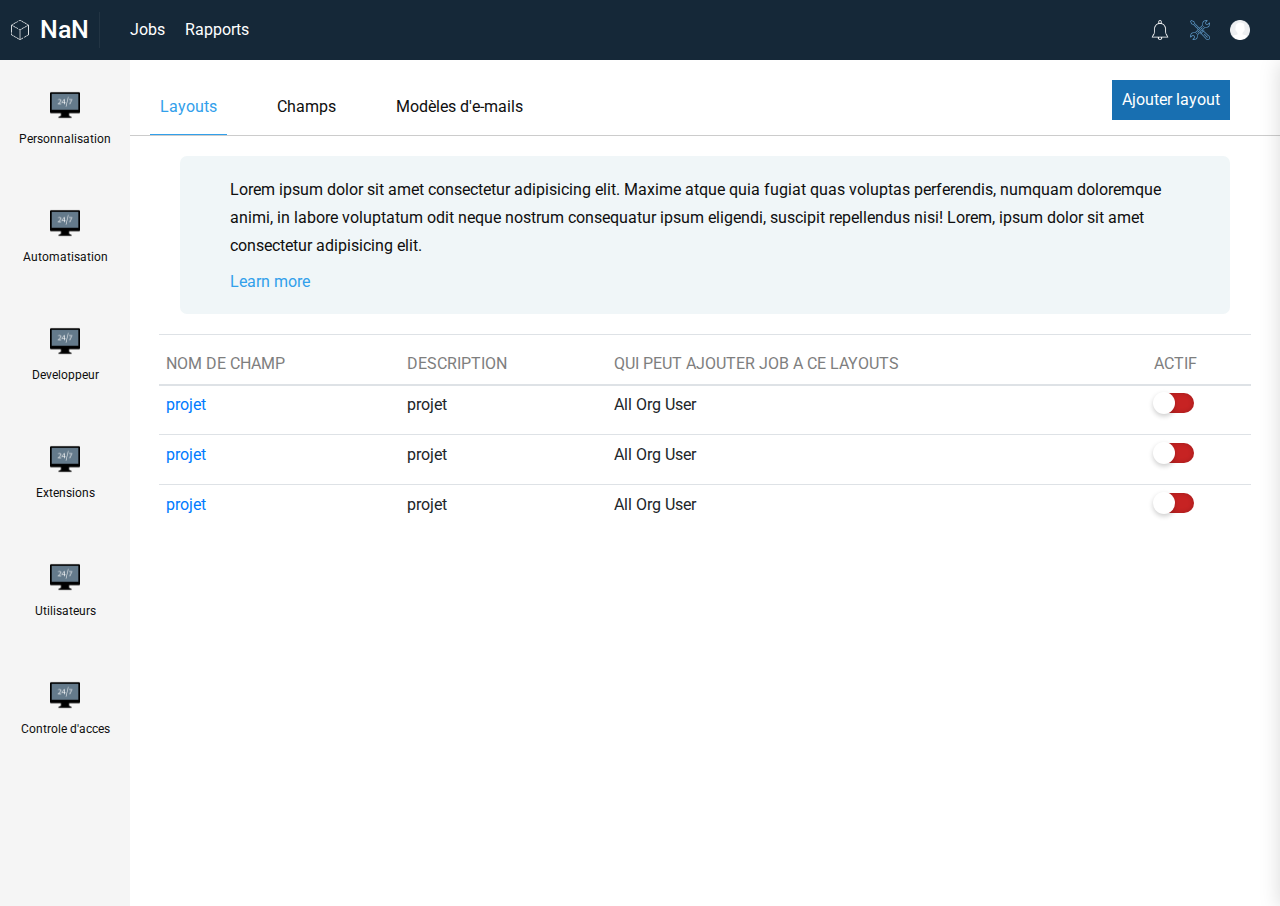
<file: index.html>
<!DOCTYPE html>
<html lang="en">

<head>
    <meta charset="UTF-8">
    <meta name="viewport" content="width=device-width, initial-scale=1.0">
    <meta http-equiv="X-UA-Compatible" content="ie=edge">
    <title>Orchestly</title>

    <!-- style -->
    <link rel="stylesheet" href="css/bootstrap.min.css">
    <link rel="stylesheet" href="css/styles.css">
</head>

<body>
    <!-- navabr -->
    <nav class="navbar navbar-expand-lg navbar-light topNav">
        <a class="navbar-brand d-flex navLogo" href="#" class="img-fluid">
            <img src="images/3d.png" alt="logo">
            <h1>NaN</h1>
        </a>
        <button class="navbar-toggler bg-white" type="button" data-toggle="collapse" data-target="#navbarSupportedContent" aria-controls="navbarSupportedContent" aria-expanded="false" aria-label="Toggle navigation">
          <span class="navbar-toggler-icon"></span>
        </button>
      
        <div class="collapse navbar-collapse" id="navbarSupportedContent">
            <ul class="nav mr-auto navLinks">
                <li class="nav-item active">
                    <a class="nav-link" href="#">Jobs <span class="sr-only">(current)</span></a>
                </li>
                <li class="nav-item">
                    <a class="nav-link" href="#">Rapports</a>
                </li>
            </ul>
            <div class="navUser ml-auto d-flex">
                <img src="images/bell.png" alt="notification" class="icon-img">
                <img src="images/repair.png" alt="repair" class="icon-img">
                <img src="images/user.png" alt="user" class="icon-user">
            </div>
        </div>
    </nav>

    <!-- sidebar -->
    <div class="insidebar">
        <ul class="insidebar-list">
            <li class="text-center">
                <a href="#">
                    <img src="images/24-hours.png" alt="icon" class="insidebar-icon mb-3">
                    <span>Personnalisation</span>
                </a>
            </li>
            <li class="text-center">
                <a href="#">
                    <img src="images/24-hours.png" alt="icon" class="insidebar-icon mb-3">
                    <span>Automatisation</span>
                </a>
            </li>
            <li class="text-center">
                <a href="#">
                    <img src="images/24-hours.png" alt="icon" class="insidebar-icon mb-3">
                    <span>Developpeur</span>
                </a>
            </li>
            <li class="text-center">
                <a href="#">
                    <img src="images/24-hours.png" alt="icon" class="insidebar-icon mb-3">
                    <span>Extensions</span>
                </a>
            </li>
            <li class="text-center">
                <a href="#">
                    <img src="images/24-hours.png" alt="icon" class="insidebar-icon mb-3">
                    <span>Utilisateurs</span>
                </a>
            </li>
            <li class="text-center">
                <a href="#">
                    <img src="images/24-hours.png" alt="icon" class="insidebar-icon mb-3">
                    <span>Controle d'acces</span>
                </a>
            </li>
        </ul>
    </div>

    <!-- Content -->
    <div class="content">

        <!-- navbar content -->
        <div class="navbar-expand-lg navbar-light">
            <button class="navbar-toggler" type="button" data-toggle="collapse" data-target="#navbar-content" aria-controls="navbar-content" aria-expanded="false" aria-label="Toggle navigation">
                <span class="navbar-toggler-icon"></span>
            </button>
            <div class="collapse navbar-collapse" id="navbar-content">
                <ul class="nav navbar-content">
                    <li class="nav-item link1">
                        <a class="nav-link" href="index.html">Layouts</a>
                    </li>
                    <li class="nav-item">
                        <a class="nav-link link2" href="champ.html">Champs</a>
                    </li>
                    <li class="nav-item">
                        <a class="nav-link link2" href="#">Modèles d'e-mails</a>
                    </li>
                    <div class=" ml-auto">
                        <button class="btn-nav-content">Ajouter layout</button>
                        <!-- Ma Side Bar -->
                        <div class="sideBar">
                            <div class="sideTitle">
                                <h2>Ajouter un Layout</h2>
                            </div>
                            <hr>
                            <div class="container">
                                <div class="form">
                                    <form action="#">
                                        <div class="row">
                                            <div class="col-12 contenu">
                                                <div class="row">
                                                    <label for="nom" class="col-4">Nom du Layout<span>*</span></label>
                                                    <select name="" id="" class="col-2">
                                                        <option value="Img">Setting</option>
                                                        <option value="Img">Setting</option>
                                                        <option value="Img">Setting</option>
                                                        <option value="Img">Setting</option>
                                                    </select>
                                                <input id="nom" type="text" class="col-6">
                                                </div>
                                            </div>
                                            <div class="col-12 contenu">
                                                <div class="row">
                                                    <label for="des" class="col-4">Description</label>
                                                    <input id="desc" type="text" class="col-8">
                                                </div>
                                            </div>
                                            <div class="col-12 contenu">
                                                <div class="row">
                                                    <label for="ide" class="col-4">Préfixe de l'ID...</label>
                                                    <input id="ide" type="text" class="col-8">
                                                </div>
                                            </div>
                                            <div class="col-12 contenu">
                                                <div class="row">
                                                    <label for="aut" class="col-4">Autorisations</label>
                                                    <p class="col-8">Qui peut afficher Jobs dans ce Layout ?</p>
                                                    <input id="aut" type="text" class="col-8 ml-auto">
                                                </div>
                                            </div>
                                            <div class="col-12 contenu">
                                                <div class="row">
                                                    <p class="col-8 ml-auto">Qui peut ajouter Jobs à ce Layout ?</p>
                                                </div>
                                            </div>
                                            <div class="col-12 contenu">
                                                <div class="row">
                                                    <div class="col-8 ml-auto radio d-flex">
                                                        <p>
                                                            <input type="radio" id="test1" name="radio-group" checked>
                                                            <label for="test1">Org users</label>
                                                        </p>
                                                        <p>
                                                            <input type="radio" id="test2" name="radio-group">
                                                            <label for="test2">Specific users</label>
                                                        </p>
                                                    </div>
                                                </div>
                                            </div>
                                        </div>
                                        <div class="contenu valid">
                                            <div class="button">
                                                <a href="#"><button type="submit" class="btn-save">Enregistrer</button></a>
                                                <a href="#"><button type="reset" class="btn-reset">Annuler</button></a>
                                            </div>
                                        </div>
                                    </form>
                                    
                                </div>
                            </div>
                        </div>
                    </div>
                </ul>
            </div>
        </div>

        <!-- info bloc -->
        <div class="bloc-info">
            <p>
                Lorem ipsum dolor sit amet consectetur adipisicing elit. Maxime atque quia fugiat quas voluptas
                perferendis,
                numquam doloremque animi, in labore voluptatum odit neque nostrum consequatur ipsum eligendi, suscipit
                repellendus nisi!
                Lorem, ipsum dolor sit amet consectetur adipisicing elit.
            </p>
            <a href="#">Learn more</a>
        </div>

        <!-- tables -->
        <table class="table">
            <thead>
                <tr>
                <th scope="col" class="table-title">NOM DE CHAMP</th>
                <th scope="col" class="table-title">DESCRIPTION</th>
                <th scope="col" class="table-title">QUI PEUT AJOUTER JOB A CE LAYOUTS</th>
                <th scope="col" class="table-title">ACTIF</th>
                </tr>
            </thead>
            <tbody>
                <tr>
                    <td class="nomChamps">
                        <a href="#">projet</a>
                    </td>
                    <td>projet</td>
                    <td>All Org User</td>
                    <td>
                        <input type="checkbox" name="">
                    </td>
                </tr>
                <tr>
                    <td class="nomChamps">
                        <a href="#">projet</a>
                    </td>
                    <td>projet</td>
                    <td>All Org User</td>
                    <td>
                        <input type="checkbox" name="">
                    </td>
                </tr>
                <tr>
                    <td class="nomChamps">
                        <a href="#">projet</a>
                    </td>
                    <td>projet</td>
                    <td>All Org User</td>
                    <td>
                        <input type="checkbox" name="">
                    </td>
                </tr>
            </tbody>
        </table>
    </div>


    <!-- script -->
    <script src="js/jquery.min.js"></script>
    <script src="js/bootstrap.min.js"></script>
    <script src="js/main.js"></script>
</body>

</html>
</file>
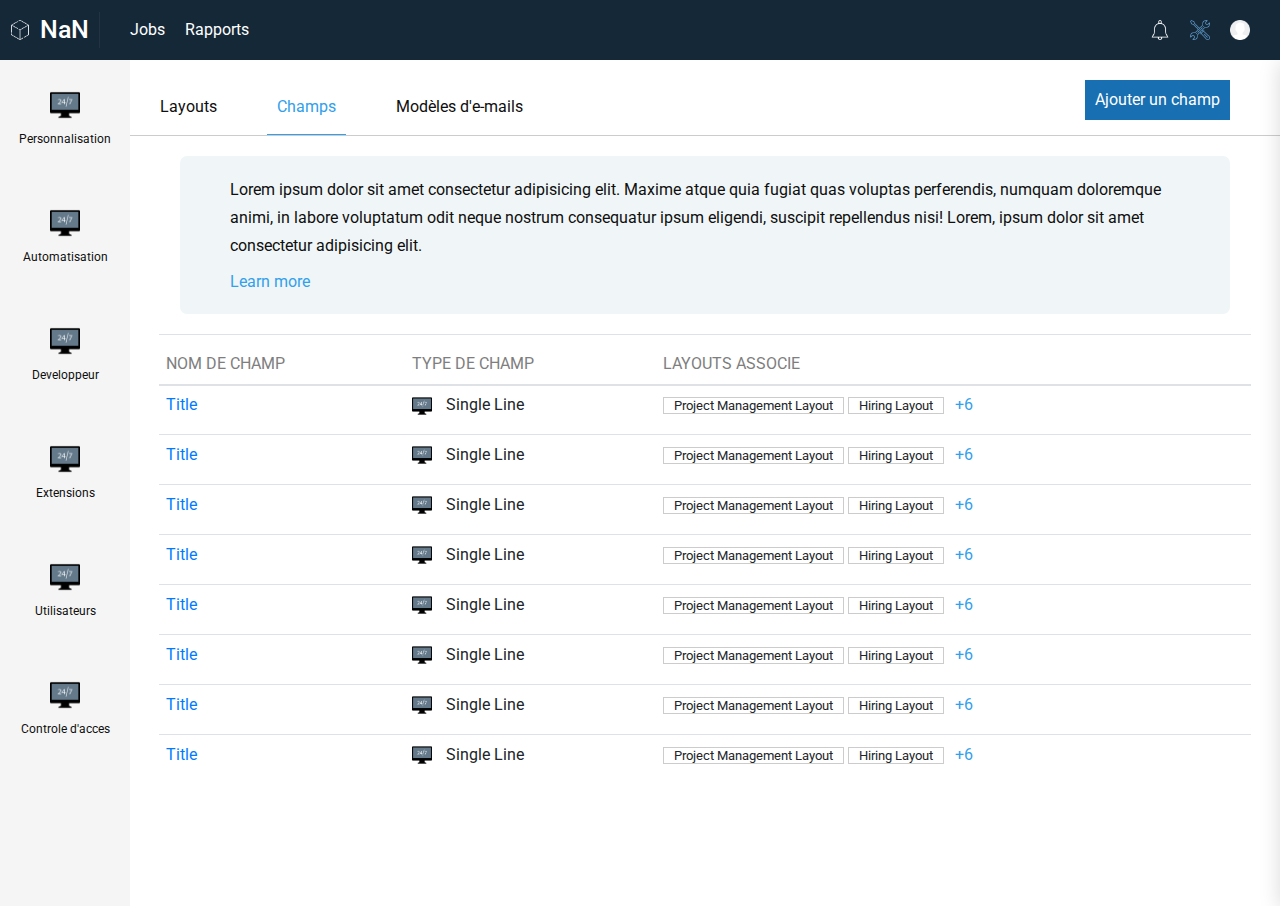
<file: champ.html>
<!DOCTYPE html>
<html lang="en">

<head>
    <meta charset="UTF-8">
    <meta name="viewport" content="width=device-width, initial-scale=1.0">
    <meta http-equiv="X-UA-Compatible" content="ie=edge">
    <title>Orchestly</title>

    <!-- style -->
    <link rel="stylesheet" href="css/bootstrap.min.css">
    <link rel="stylesheet" href="css/styles.css">
</head>

<body>
    <!-- Ma Nav Bar -->
    <nav class="navbar navbar-expand-lg navbar-light topNav">
        <a class="navbar-brand d-flex navLogo" href="#" class="img-fluid">
            <img src="images/3d.png" alt="logo">
            <h1>NaN</h1>
        </a>
        <button class="navbar-toggler bg-white" type="button" data-toggle="collapse" data-target="#navbarSupportedContent" aria-controls="navbarSupportedContent" aria-expanded="false" aria-label="Toggle navigation">
          <span class="navbar-toggler-icon"></span>
        </button>
      
        <div class="collapse navbar-collapse" id="navbarSupportedContent">
            <ul class="nav mr-auto navLinks">
                <li class="nav-item active">
                    <a class="nav-link" href="#">Jobs <span class="sr-only">(current)</span></a>
                </li>
                <li class="nav-item">
                    <a class="nav-link" href="#">Rapports</a>
                </li>
            </ul>
            <div class="navUser ml-auto d-flex">
                <img src="images/bell.png" alt="notification">
                <img src="images/repair.png" alt="repair">
                <img src="images/user.png" alt="user">
            </div>
        </div>
    </nav>

    <!-- sidebar -->
    <div class="insidebar">
        <ul class="insidebar-list">
            <li class="text-center">
                <a href="#">
                    <img src="images/24-hours.png" alt="icon" class="insidebar-icon mb-3">
                    <span>Personnalisation</span>
                </a>
            </li>
            <li class="text-center">
                <a href="#">
                    <img src="images/24-hours.png" alt="icon" class="insidebar-icon mb-3">
                    <span>Automatisation</span>
                </a>
            </li>
            <li class="text-center">
                <a href="#">
                    <img src="images/24-hours.png" alt="icon" class="insidebar-icon mb-3">
                    <span>Developpeur</span>
                </a>
            </li>
            <li class="text-center">
                <a href="#">
                    <img src="images/24-hours.png" alt="icon" class="insidebar-icon mb-3">
                    <span>Extensions</span>
                </a>
            </li>
            <li class="text-center">
                <a href="#">
                    <img src="images/24-hours.png" alt="icon" class="insidebar-icon mb-3">
                    <span>Utilisateurs</span>
                </a>
            </li>
            <li class="text-center">
                <a href="#">
                    <img src="images/24-hours.png" alt="icon" class="insidebar-icon mb-3">
                    <span>Controle d'acces</span>
                </a>
            </li>
        </ul>
    </div>
    <!-- Content -->
    <div class="content">

        <!-- navbar content -->
        <div class="navbar-expand-lg navbar-light">
            <button class="navbar-toggler" type="button" data-toggle="collapse" data-target="#navbar-content" aria-controls="navbar-content" aria-expanded="false" aria-label="Toggle navigation">
                <span class="navbar-toggler-icon"></span>
            </button>
            <div class="collapse navbar-collapse" id="navbar-content">
                <ul class="nav navbar-content">
                    <li class="nav-item">
                        <a class="nav-link link2" href="index.html">Layouts</a>
                    </li>
                    <li class="nav-item link1">
                        <a class="nav-link" href="champ.html">Champs</a>
                    </li>
                    <li class="nav-item">
                        <a class="nav-link link2" href="#">Modèles d'e-mails</a>
                    </li>
                    <div class=" ml-auto">
                        <button class="btn-nav-content">Ajouter un champ</button>
                        <!-- Ma Side Bar -->
                        <div class="sideBar">
                            <div class="sideTitle">
                                <h2>Ajouter un Layout</h2>
                            </div>
                            <hr>
                            <div class="container">
                                <div class="form">
                                    <form action="#">
                                        <div class="row">
                                            <div class="col-12 contenu">
                                                <div class="row">
                                                    <label for="nom" class="col-4">Nom du Layout<span>*</span></label>
                                                    <select name="" id="" class="col-2">
                                                        <option value="Img">Setting</option>
                                                        <option value="Img">Setting</option>
                                                        <option value="Img">Setting</option>
                                                        <option value="Img">Setting</option>
                                                    </select>
                                                <input id="nom" type="text" class="col-6">
                                                </div>
                                            </div>
                                            <div class="col-12 contenu">
                                                <div class="row">
                                                    <label for="des" class="col-4">Description</label>
                                                    <input id="desc" type="text" class="col-8">
                                                </div>
                                            </div>
                                            <div class="col-12 contenu">
                                                <div class="row">
                                                    <label for="ide" class="col-4">Préfixe de l'ID...</label>
                                                    <input id="ide" type="text" class="col-8">
                                                </div>
                                            </div>
                                            <div class="col-12 contenu">
                                                <div class="row">
                                                    <label for="aut" class="col-4">Autorisations</label>
                                                    <p class="col-8">Qui peut afficher Jobs dans ce Layout ?</p>
                                                    <input id="aut" type="text" class="col-8 ml-auto">
                                                </div>
                                            </div>
                                            <div class="col-12 contenu">
                                                <div class="row">
                                                    <p class="col-8 ml-auto">Qui peut ajouter Jobs à ce Layout ?</p>
                                                </div>
                                            </div>
                                            <div class="col-12 contenu">
                                                <div class="row">
                                                    <div class="col-8 ml-auto radio d-flex">
                                                        <p>
                                                            <input type="radio" id="test1" name="radio-group" checked>
                                                            <label for="test1">Org users</label>
                                                        </p>
                                                        <p>
                                                            <input type="radio" id="test2" name="radio-group">
                                                            <label for="test2">Specific users</label>
                                                        </p>
                                                    </div>
                                                </div>
                                            </div>
                                        </div>
                                        <div class="contenu valid">
                                            <div class="button">
                                                <a href="#"><button type="submit" class="btn-save">Enregistrer</button></a>
                                                <a href="#"><button type="reset" class="btn-reset">Annuler</button></a>
                                            </div>
                                        </div>
                                    </form>   
                                </div>
                            </div>
                        </div>
                    </div>
                </ul>
            </div>
        </div>

        <!-- info bloc -->
        <div class="bloc-info">
            <p>
                Lorem ipsum dolor sit amet consectetur adipisicing elit. Maxime atque quia fugiat quas voluptas
                perferendis,
                numquam doloremque animi, in labore voluptatum odit neque nostrum consequatur ipsum eligendi, suscipit
                repellendus nisi!
                Lorem, ipsum dolor sit amet consectetur adipisicing elit.
            </p>
            <a href="#">Learn more</a>
        </div>

    <!-- tables -->
        <table class="table">
            <thead>
                <tr>
                    <th scope="col" class="table-title">NOM DE CHAMP</th>
                    <th scope="col" class="table-title">TYPE DE CHAMP</th>
                    <th scope="col" class="table-title">LAYOUTS ASSOCIE</th>
                </tr>
            </thead>
            <tbody>
                <tr>
                    <td class="nomChamps">
                        <a href="#">Title</a>
                    </td>
                    <td>
                        <img src="images/24-hours.png" alt="hours" class="table-icon">
                        Single Line
                    </td>
                    <td>
                        <span>Project Management Layout</span>
                        <span>Hiring Layout</span>
                        <button type="button" class="table-btn">+6</button>
                    </td>
                </tr>
                <tr>
                    <td class="nomChamps">
                        <a href="#">Title</a>
                    </td>
                    <td>
                        <img src="images/24-hours.png" alt="hours" class="table-icon">
                        Single Line
                    </td>
                    <td>
                        <span>Project Management Layout</span>
                        <span>Hiring Layout</span>
                        <button type="button" class="table-btn">+6</button>
                    </td>
                </tr>
                <tr>
                    <td class="nomChamps">
                        <a href="#">Title</a>
                    </td>
                    <td>
                        <img src="images/24-hours.png" alt="hours" class="table-icon">
                        Single Line
                    </td>
                    <td>
                        <span>Project Management Layout</span>
                        <span>Hiring Layout</span>
                        <button type="button" class="table-btn">+6</button>
                    </td>
                </tr>
                <tr>
                    <td class="nomChamps">
                        <a href="#">Title</a>
                    </td>
                    <td>
                        <img src="images/24-hours.png" alt="hours" class="table-icon">
                        Single Line
                    </td>
                    <td>
                        <span>Project Management Layout</span>
                        <span>Hiring Layout</span>
                        <button type="button" class="table-btn">+6</button>
                    </td>
                </tr>
                <tr>
                    <td class="nomChamps">
                        <a href="#">Title</a>
                    </td>
                    <td>
                        <img src="images/24-hours.png" alt="hours" class="table-icon">
                        Single Line
                    </td>
                    <td>
                        <span>Project Management Layout</span>
                        <span>Hiring Layout</span>
                        <button type="button" class="table-btn">+6</button>
                    </td>
                </tr>
                <tr>
                    <td class="nomChamps">
                        <a href="#">Title</a>
                    </td>
                    <td>
                        <img src="images/24-hours.png" alt="hours" class="table-icon">
                        Single Line
                    </td>
                    <td>
                        <span>Project Management Layout</span>
                        <span>Hiring Layout</span>
                        <button type="button" class="table-btn">+6</button>
                    </td>
                </tr>
                <tr>
                    <td class="nomChamps">
                        <a href="#">Title</a>
                    </td>
                    <td>
                        <img src="images/24-hours.png" alt="hours" class="table-icon">
                        Single Line
                    </td>
                    <td>
                        <span>Project Management Layout</span>
                        <span>Hiring Layout</span>
                        <button type="button" class="table-btn">+6</button>
                    </td>
                </tr>
                <tr>
                    <td class="nomChamps">
                            <a href="#">Title</a>
                    </td>
                    <td>
                        <img src="images/24-hours.png" alt="hours" class="table-icon">
                        Single Line
                    </td>
                    <td>
                        <span>Project Management Layout</span>
                        <span>Hiring Layout</span>
                        <button type="button" class="table-btn">+6</button>
                    </td>
                </tr>
                
            </tbody>
        </table>
    </div>
    <!-- script -->
    <script src="js/jquery.min.js"></script>
    <script src="js/bootstrap.min.js"></script>
    <script src="js/main.js"></script>
</body>

</html>
</file>
<file: css/styles.css>
@import url('https://fonts.googleapis.com/css?family=Roboto&display=swap');

:root{
    --color-bg-nav: #152838;
    --color-bg-sidebar: #f5f5f5;
    --color-sidelink-hover: #e7f4ff;
    --color-aliceblue: #f0f6f8;
    --color-secondary: #32a0eb;
    --color-primary: #0f0f0f;
    --color-white: white;
    --color-bg-btn: #186fb1;
    --color-table-title: #7e7e7e;
}

*{
    margin: 0;
    padding: 0;
    box-sizing: inherit;
}

html{
    font-size: 62.5%;
}

body{
    box-sizing: border-box;
    overflow-x: hidden;
    font-family: 'Roboto', sans-serif;
}

a, a:hover{
    text-decoration: none;
}

ul{
    list-style: none;
}

/* ************************************************** */
/* ****************** NavBar ********************** */

.topNav
{
    background-color: var(--color-bg-nav);
    min-height: 6rem;
    width: 100%;
    position: fixed;
    z-index: 99999999999;
}

.navLogo
{
    margin-right: 2rem;
    border-right: 1px solid #223443;
    align-items: center;
}

.topNav img
{
    height: 2rem;
    width: 2rem;
}

.navLogo h1
{
    margin: auto 1rem;
    color: var(--color-white);
}

.navLinks li a
{
    color: var(--color-white);
    font-size: 1.6rem;
}

.navUser img
{
    margin-right: 2rem;
}

/* ************************************************** */
/* ****************** sidebar ********************** */

.insidebar{
    width: 13rem;
    background: var(--color-bg-sidebar);
    height: 100vh;
    position: fixed;
    margin-top: 6rem;
}

.insidebar-icon{
    width: 3rem;
    height: 3rem;
    display: block;
    margin: 0 auto;
}

.insidebar-list li{

    padding: 3rem 1rem;
}

.insidebar-list li:hover{
    background: var(--color-sidelink-hover);
}

.insidebar-list li a{
    font-size: 1.2rem;
    color: var(--color-primary);
}



/* ************************************************** */
/* ****************** Content ********************** */

.content{
    margin-left: 13rem;
    padding: 8rem 0;
}

/* ************************************************** */
/* ****************** navbar-content ********************** */

.navbar-content{
    border-bottom: 1px solid #ccc;
    width: 100%;
}

.navbar-content li{
    padding: 1rem 0rem;
    margin: 0 2rem
}

.navbar-content li a{
    font-size: 1.6rem;
}

.link1{
    border-bottom: 1px solid var(--color-secondary);
}

.link1 a{
    color: var(--color-secondary);
}

.link2{
    color: var(--color-primary);
}

.btn-nav-content{
    margin-right: 5rem;
    padding: 0 1rem;
    min-height: 4rem;
    background: var(--color-bg-btn);
    font-size: 1.6rem;
    color: var(--color-white);
    border: none;
    cursor: pointer;
}

.btn-nav-content:focus{
    outline: none;
}

.btn-nav-content:focus .sideBar{
    display: block;
}


.btn-nav{
    margin-right: 52rem!important;
    transition: all .4s;
}
/* ************************************************** */
/* ****************** bloc-info ********************** */

.bloc-info{
    background: var(--color-aliceblue);
    min-height: 10rem;
    margin: 2rem 5rem;
    padding: 2rem 5rem;
    border-radius: 7px;
}

.bloc-info p{
    font-size: 1.6rem;
    color: var(--color-primary);
    line-height: 2.8rem;
}

.bloc-info a{
    color: var(--color-secondary);
    font-size: 1.6rem;
    /* margin-left: 1rem; */
}

/* ************************************************** */
/* ****************** table ********************** */

.table{
    max-width: 95%;
    margin: 0 auto;
    padding: 3rem;
}

.table-title{
    font-size: 1.6rem;
    font-weight: normal;
    color: var(--color-table-title);
}

tr{
    height: 5rem;
}

td{
    font-size: 1.6rem;
}

.nomChamps{
    color: var(--color-secondary);
}

.table-icon{
    height: 2rem;
    margin-right: 1rem;
}

td span{
    border: 1px solid #ccc;
    padding: 0 1rem;
    font-size: 1.3rem;
}

.table-btn{
    background: transparent;
    border: none;
    cursor: pointer;
    color: var(--color-secondary);
    margin-left: .7rem;
}

.table-btn:focus{
    outline: none;
}

input[type="checkbox"]{
    position: relative;
    width: 40px;
    height: 20px;
    -webkit-appearance: none;
    background: #c72323;
    outline: none;
    border-radius:20px;
    transition: .5s;
    box-shadow: inset 0 0 5px rgba(0, 0, 0, .2);
}

input:checked[type="checkbox"]{
    background: #84d479;
}

input[type="checkbox"]:before{
    content: " ";
    position: absolute;
    width: 20px;
    height: 20px;
    border-radius: 20px;
    top: 0;
    left: 0;
    background: #fff;
    transition: .5s;
    transform: scale(1.1);
    box-shadow: 0 2px 5px rgba(0, 0, 0, .2);
}

input:checked[type="checkbox"]:before{
    left: 20px;
}

.actif:focus{
    outline:none;
}


/* ********************************************************************* */
/* ********************************* diallo ***************************** */

/* sideBar Form */

.activeSidebar{
    right: 0rem!important;
    transition: all .4s;
}

/* .bodysidebar{
    position: absolute;
    top: 0;
    left: 0;
    bottom: 0;
    right: 0;
    height: 100vh;
    width: 100%;
    background: purple;
    z-index: 9999999999900000000000000!important;
} */

.sideBar
{
    width: 50rem;
    min-height: 94vh;
    background-color: white;
    position: absolute;
    z-index: 10;
    top: 6rem;
    right: -50rem;
    padding: 1rem;
    box-shadow: 0px 2px 20px 0px rgba(0,0,0, 0.15);
    transition: all .4s;

}

.sideTitle
{
    padding: 2rem;
    display: flex;
    justify-content: space-between;
}

form
{
    margin-top: 5rem;
}

.contenu
{
    min-height: 3rem;
    margin-bottom: 3rem;
}

.contenu label
{
    font-size: 1.6rem;
}

.contenu input
{
    padding: 1rem;
}

.contenu select
{
   height: 3.7rem;
   background-color: white;
}

.contenu p
{
    font-size: 1.5rem;
    color: #656565;
}

.radio
{
    margin-top: -2rem;
    font-size: 1.4rem;
}

.radio p
{
    margin-right: 2rem;
}

.radio input
{
    margin-right: .7rem;
    margin-top: .5rem;
}

.button
{
    padding-top: 1rem;
    position: absolute;
    bottom: 2%;
    width: 100%;
    border-top: 1px solid #ccc;
}

form button
{
    padding: 1rem 2rem;
    font-size: 1.4rem;
    color: #656565;
    background-color: transparent;
    border-radius: 5px;
    border: 1px solid #ccc;
}

form button:focus
{
    outline: none;
}

.btn-save
{
    background-color: var(--color-bg-btn);
    color: white;
    border: none;
    margin-right: 1rem;
}


[type="radio"]:checked,
[type="radio"]:not(:checked) {
    position: absolute;
    left: -9999px;
}
[type="radio"]:checked + label,
[type="radio"]:not(:checked) + label
{
    position: relative;
    padding-left: 28px;
    cursor: pointer;
    line-height: 20px;
    display: inline-block;
    color: #666;
}
[type="radio"]:checked + label:before,
[type="radio"]:not(:checked) + label:before {
    content: '';
    position: absolute;
    left: 0;
    top: 0;
    width: 18px;
    height: 18px;
    border: 1px solid #ddd;
    border-radius: 100%;
    background: #fff;
}
[type="radio"]:checked + label:after,
[type="radio"]:not(:checked) + label:after {
    content: '';
    width: 12px;
    height: 12px;
    background: #5bd250;
    position: absolute;
    top: 3px;
    left: 3px;
    border-radius: 100%;
    -webkit-transition: all 0.2s ease;
    transition: all 0.2s ease;
}
[type="radio"]:not(:checked) + label:after {
    opacity: 0;
    -webkit-transform: scale(0);
    transform: scale(0);
}

@media screen and (max-width: 991px){
   .bloc-info p{
        white-space: nowrap;
        overflow: hidden;
        text-overflow: ellipsis;
    }

    .navbar-content,
    .navLinks{
        display: block;
    }

    .btn-nav-content{
        margin-left: 2rem;
    }
}


@media screen and (max-width: 850px){
    .table{
        max-width: 95%;
        margin: 0 auto;
        padding: 3rem;
    }
    
    .table-title{
        font-size: 1.3rem;
    }
    
    td{
        font-size: 1rem;
    }
    
    .table-icon{
        height: 2rem;
        margin-right: 1rem;
    }
    
    input[type="checkbox"]{
        width: 20px;
        height: 11px;
        border-radius:10px;
    }

    input[type="checkbox"]:before{
        width: 10px;
        height: 10px;
        border-radius: 10px;
    }

    input:checked[type="checkbox"]:before{
        left: 10px;
    }

}


@media screen and (max-width: 767px){
    /* .bloc-info{
        margin: 2rem;
        padding: 1rem 2rem;
    }
    
    .bloc-info p{
        font-size: 1.3rem;
        line-height: 2.5rem;
    }

    .bloc-info p a{
        margin-left: 0;
    } */

    td span{
        padding: 0 1rem;
        font-size: 1rem;
        display: block;
    }
}

@media screen and (max-width: 667px){
    .content{
        margin-left: 10rem;
    }

    .insidebar{
        width: 10rem;
    }

    .insidebar-icon{
        width: 2rem;
        height: 2rem;
    }

    .insidebar-list li{

        padding: 3rem 1rem;
    }

    .insidebar-list li a{
        font-size: 1rem;
    }
 
    .table-title{
        font-size: 1.1rem;
    }
    
    td{
        font-size: 1rem;
    }
    
    .table-icon{
        height: 2rem;
        margin-right: 1rem;
    }
}


@media screen and (max-width: 465px){
    .table-icon{
        height: 2rem;
        display: block;
        margin-bottom: 1rem;
    }
}
</file>
